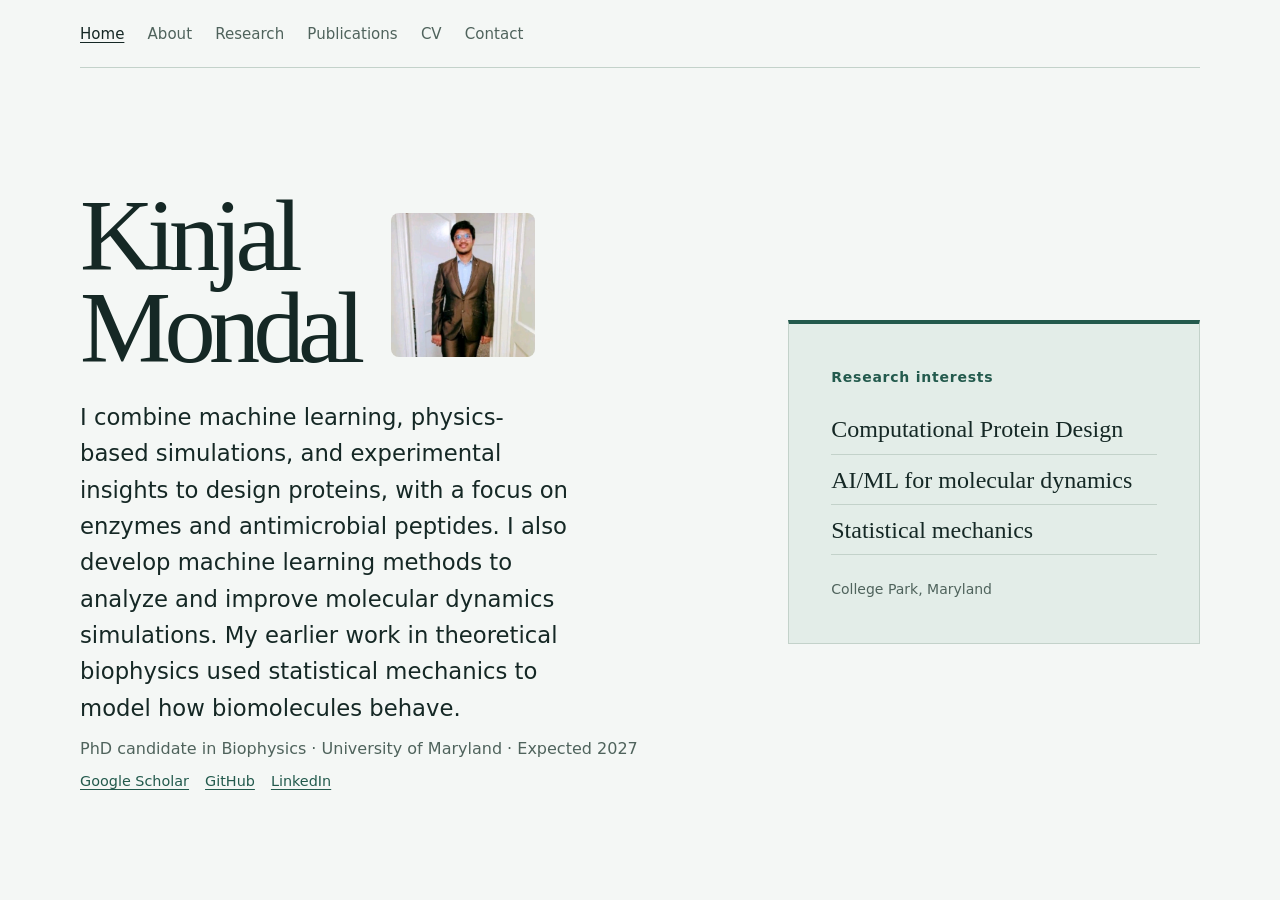
<file: index.html>
<!doctype html>
<html lang="en">
<head>
<meta charset="utf-8">
<meta name="viewport" content="width=device-width, initial-scale=1">
<meta name="description" content="Kinjal Mondal, machine learning scientist and computational biophysicist at the University of Maryland. Research, selected publications, and contact.">
<title>Kinjal Mondal</title>
<link rel="stylesheet" href="/style.css">
</head>
<body>
<a class="skip" href="#main">Skip to content</a>
<header class="wrap top">
<nav aria-label="Main navigation"><a href="/" aria-current="page">Home</a><a href="/about/">About</a><a href="/research/">Research</a><a href="/publications/">Publications</a><a href="/cv/">CV</a><a href="/contact/">Contact</a></nav>
</header>
<main id="main" class="wrap"><script>
const sectionPages = {"#about": "/about/", "#research": "/research/", "#publications": "/publications/", "#background": "/cv/", "#contact": "/contact/", "#ml-for-md": "/research/#ml-for-md"};
if (Object.hasOwn(sectionPages, location.hash)) location.replace(sectionPages[location.hash]);
</script>

<section class="hero" aria-labelledby="name">
<div>
<div class="hero-name"><h1 id="name">Kinjal<br>Mondal</h1>
<img class="profile-photo" src="/kinjal-mondal-profile.png" alt="Portrait of Kinjal Mondal" width="800" height="800"></div>
<p class="intro">I combine machine learning, physics-based simulations, and experimental insights to design proteins, with a focus on enzymes and antimicrobial peptides. I also develop machine learning methods to analyze and improve molecular dynamics simulations. My earlier work in theoretical biophysics used statistical mechanics to model how biomolecules behave.</p>
<p class="affiliation">PhD candidate in Biophysics · University of Maryland · Expected 2027</p>
<p class="resource-links"><a href="https://scholar.google.com/citations?user=qwocvQoAAAAJ">Google Scholar</a><a href="https://github.com/mondalkinjal">GitHub</a><a href="https://www.linkedin.com/in/kinjal-mondal-6124bb287/">LinkedIn</a></p>
</div>
<aside class="research-card" aria-label="Research interests">
<p class="label">Research interests</p>
<ul><li>Computational Protein Design</li><li>AI/ML for molecular dynamics</li><li>Statistical mechanics</li></ul>
<p class="location">College Park, Maryland</p>
</aside>
</section>
</main>
</body>
</html>
</file>
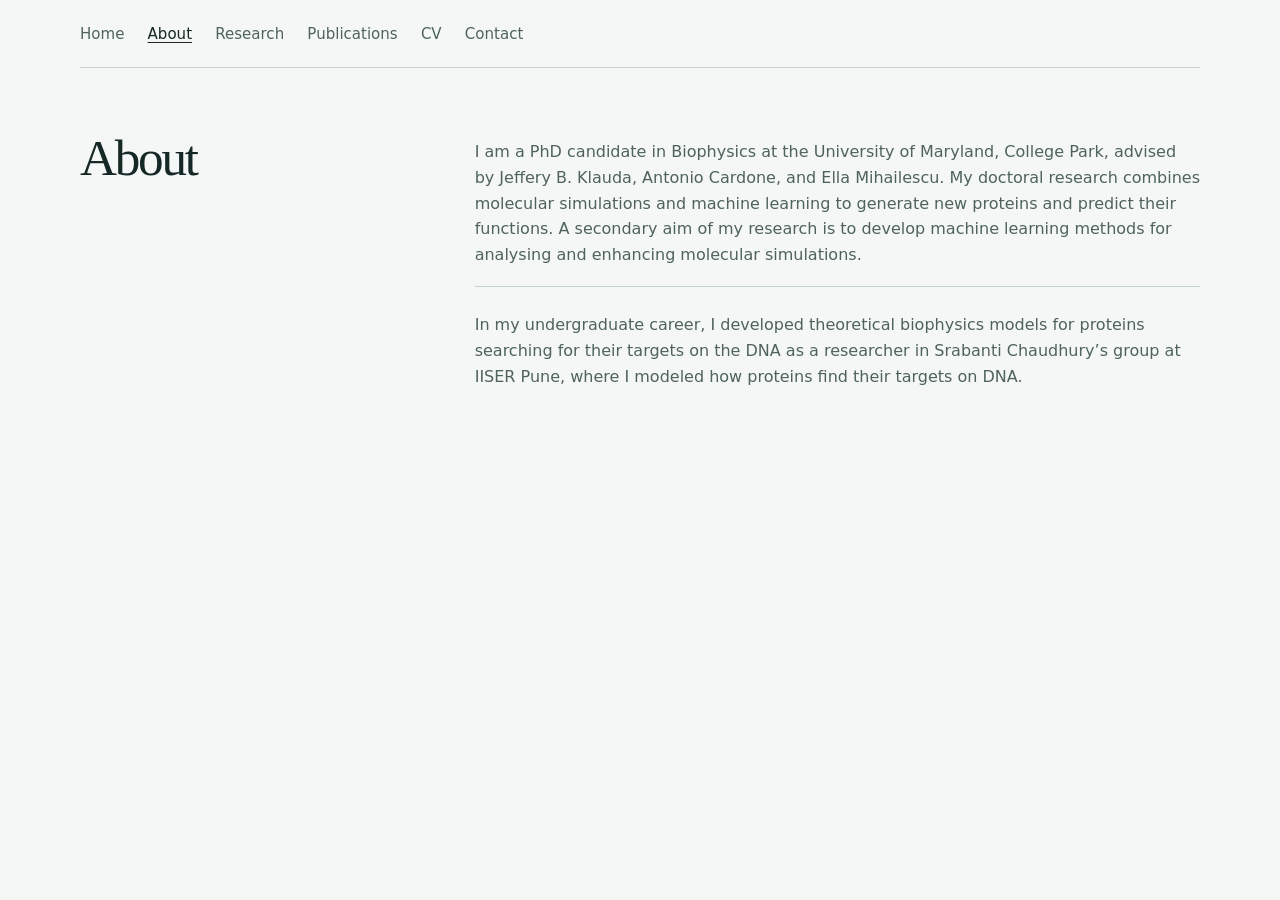
<file: about/index.html>
<!doctype html>
<html lang="en">
<head>
<meta charset="utf-8">
<meta name="viewport" content="width=device-width, initial-scale=1">
<meta name="description" content="Kinjal Mondal, computational biophysics researcher at the University of Maryland. Research, selected publications, and contact.">
<title>About | Kinjal Mondal</title>
<link rel="stylesheet" href="/style.css">
</head>
<body>
<a class="skip" href="#main">Skip to content</a>
<header class="wrap top">
<nav aria-label="Main navigation"><a href="/">Home</a><a href="/about/" aria-current="page">About</a><a href="/research/">Research</a><a href="/publications/">Publications</a><a href="/cv/">CV</a><a href="/contact/">Contact</a></nav>
</header>
<main id="main" class="wrap">
<section class="split" id="about">
<h1 class="page-title">About</h1>
<div class="focus">
<article><p>I am a PhD candidate in Biophysics at the University of Maryland, College Park, advised by Jeffery B. Klauda, Antonio Cardone, and Ella Mihailescu. My doctoral research combines molecular simulations and machine learning to generate new proteins and predict their functions. A secondary aim of my research is to develop machine learning methods for analysing and enhancing molecular simulations.</p></article>
<article><p>In my undergraduate career, I developed theoretical biophysics models for proteins searching for their targets on the DNA as a researcher in Srabanti Chaudhury’s group at IISER Pune, where I modeled how proteins find their targets on DNA.</p></article>
</div>
</section>
</main>
</body>
</html>
</file>
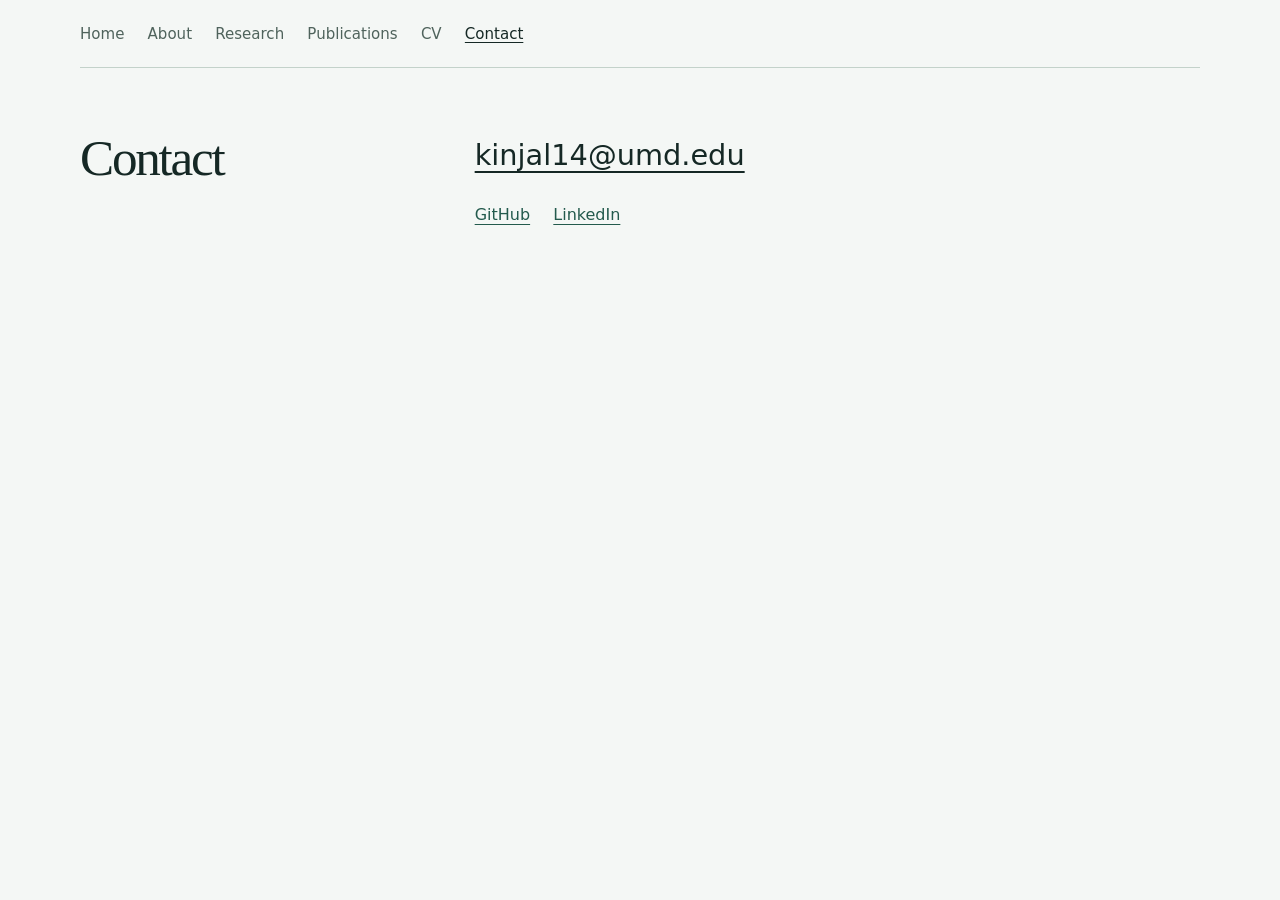
<file: contact/index.html>
<!doctype html>
<html lang="en">
<head>
<meta charset="utf-8">
<meta name="viewport" content="width=device-width, initial-scale=1">
<meta name="description" content="Kinjal Mondal, computational biophysics researcher at the University of Maryland. Research, selected publications, and contact.">
<title>Contact | Kinjal Mondal</title>
<link rel="stylesheet" href="/style.css">
</head>
<body>
<a class="skip" href="#main">Skip to content</a>
<header class="wrap top">
<nav aria-label="Main navigation"><a href="/">Home</a><a href="/about/">About</a><a href="/research/">Research</a><a href="/publications/">Publications</a><a href="/cv/">CV</a><a href="/contact/" aria-current="page">Contact</a></nav>
</header>
<main id="main" class="wrap">
<section class="split" id="contact">
<h1 class="page-title">Contact</h1>
<div><a class="email" href="mailto:kinjal14@umd.edu">kinjal14@umd.edu</a><div class="actions"><a class="inline" href="https://github.com/mondalkinjal">GitHub</a><a class="inline" href="https://www.linkedin.com/in/kinjal-mondal-6124bb287/">LinkedIn</a></div></div>
</section>
</main>
</body>
</html>
</file>
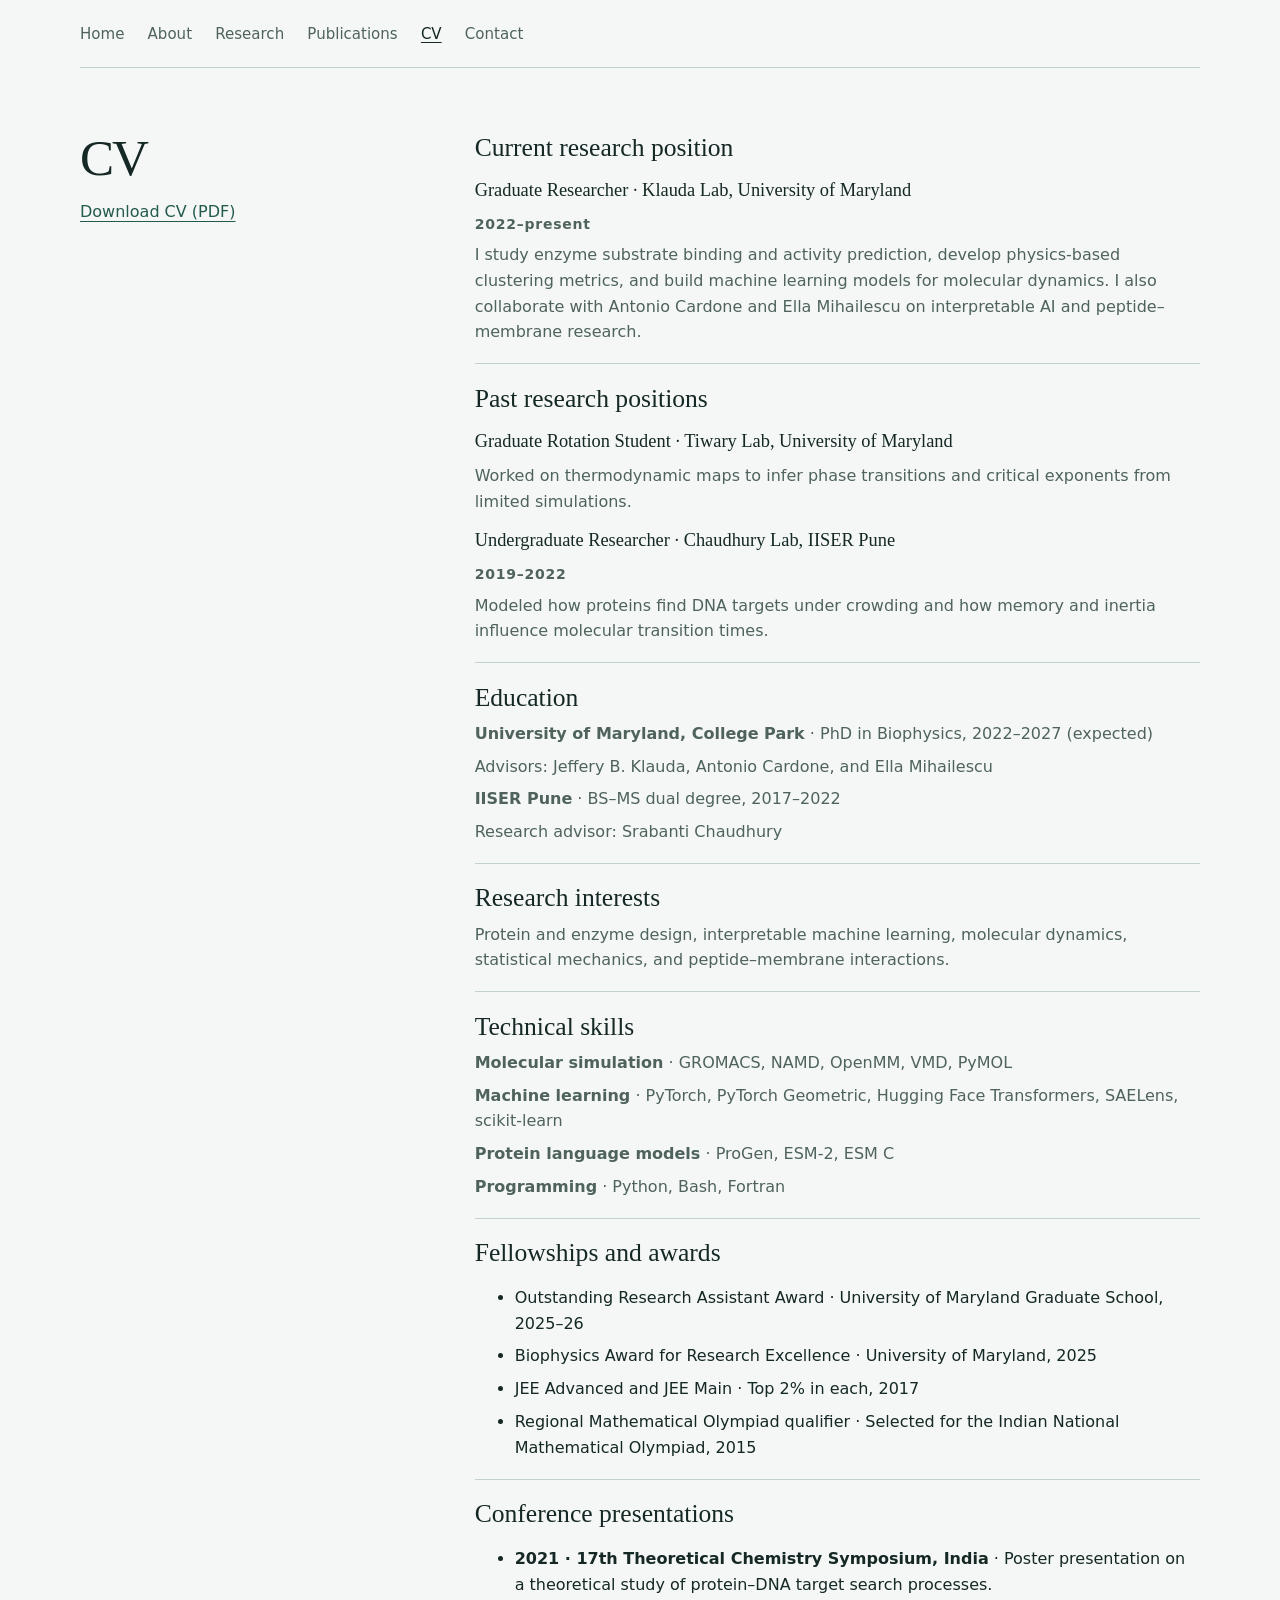
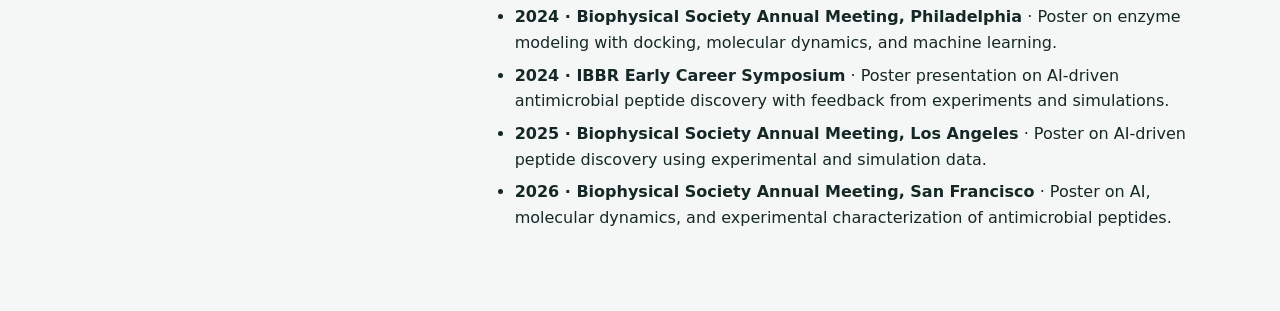
<file: cv/index.html>
<!doctype html>
<html lang="en">
<head>
<meta charset="utf-8">
<meta name="viewport" content="width=device-width, initial-scale=1">
<meta name="description" content="Kinjal Mondal, computational biophysics researcher at the University of Maryland. Research, selected publications, and contact.">
<title>CV | Kinjal Mondal</title>
<link rel="stylesheet" href="/style.css">
</head>
<body>
<a class="skip" href="#main">Skip to content</a>
<header class="wrap top">
<nav aria-label="Main navigation"><a href="/">Home</a><a href="/about/">About</a><a href="/research/">Research</a><a href="/publications/">Publications</a><a href="/cv/" aria-current="page">CV</a><a href="/contact/">Contact</a></nav>
</header>
<main id="main" class="wrap">
<section class="split" id="background">
<div><h1 class="page-title">CV</h1><a class="inline" href="/Kinjal_CV.pdf" download>Download CV (PDF)</a></div>
<div class="focus">
<article><h3>Current research position</h3>
<h4>Graduate Researcher · Klauda Lab, University of Maryland</h4><p class="label">2022–present</p>
<p>I study enzyme substrate binding and activity prediction, develop physics-based clustering metrics, and build machine learning models for molecular dynamics. I also collaborate with Antonio Cardone and Ella Mihailescu on interpretable AI and peptide–membrane research.</p>
</article>
<article><h3>Past research positions</h3>
<h4>Graduate Rotation Student · Tiwary Lab, University of Maryland</h4><p>Worked on thermodynamic maps to infer phase transitions and critical exponents from limited simulations.</p>
<h4>Undergraduate Researcher · Chaudhury Lab, IISER Pune</h4><p class="label">2019–2022</p><p>Modeled how proteins find DNA targets under crowding and how memory and inertia influence molecular transition times.</p>
</article>
<article><h3>Education</h3><p><strong>University of Maryland, College Park</strong> · PhD in Biophysics, 2022–2027 (expected)</p><p>Advisors: Jeffery B. Klauda, Antonio Cardone, and Ella Mihailescu</p><p><strong>IISER Pune</strong> · BS–MS dual degree, 2017–2022</p><p>Research advisor: Srabanti Chaudhury</p></article>
<article><h3>Research interests</h3><p>Protein and enzyme design, interpretable machine learning, molecular dynamics, statistical mechanics, and peptide–membrane interactions.</p></article>
<article><h3>Technical skills</h3><p><strong>Molecular simulation</strong> · GROMACS, NAMD, OpenMM, VMD, PyMOL</p><p><strong>Machine learning</strong> · PyTorch, PyTorch Geometric, Hugging Face Transformers, SAELens, scikit-learn</p><p><strong>Protein language models</strong> · ProGen, ESM-2, ESM C</p><p><strong>Programming</strong> · Python, Bash, Fortran</p></article>
<article><h3>Fellowships and awards</h3><ul><li>Outstanding Research Assistant Award · University of Maryland Graduate School, 2025–26</li><li>Biophysics Award for Research Excellence · University of Maryland, 2025</li><li>JEE Advanced and JEE Main · Top 2% in each, 2017</li><li>Regional Mathematical Olympiad qualifier · Selected for the Indian National Mathematical Olympiad, 2015</li></ul></article>
<article><h3>Conference presentations</h3><ul>
<li><strong>2021 · 17th Theoretical Chemistry Symposium, India</strong> · Poster presentation on a theoretical study of protein–DNA target search processes.</li>
<li><strong>2024 · Biophysical Society Annual Meeting, Philadelphia</strong> · Poster on enzyme modeling with docking, molecular dynamics, and machine learning.</li>
<li><strong>2024 · IBBR Early Career Symposium</strong> · Poster presentation on AI-driven antimicrobial peptide discovery with feedback from experiments and simulations.</li>
<li><strong>2025 · Biophysical Society Annual Meeting, Los Angeles</strong> · Poster on AI-driven peptide discovery using experimental and simulation data.</li>
<li><strong>2026 · Biophysical Society Annual Meeting, San Francisco</strong> · Poster on AI, molecular dynamics, and experimental characterization of antimicrobial peptides.</li>
</ul></article>
</div>
</section>
</main>
</body>
</html>
</file>
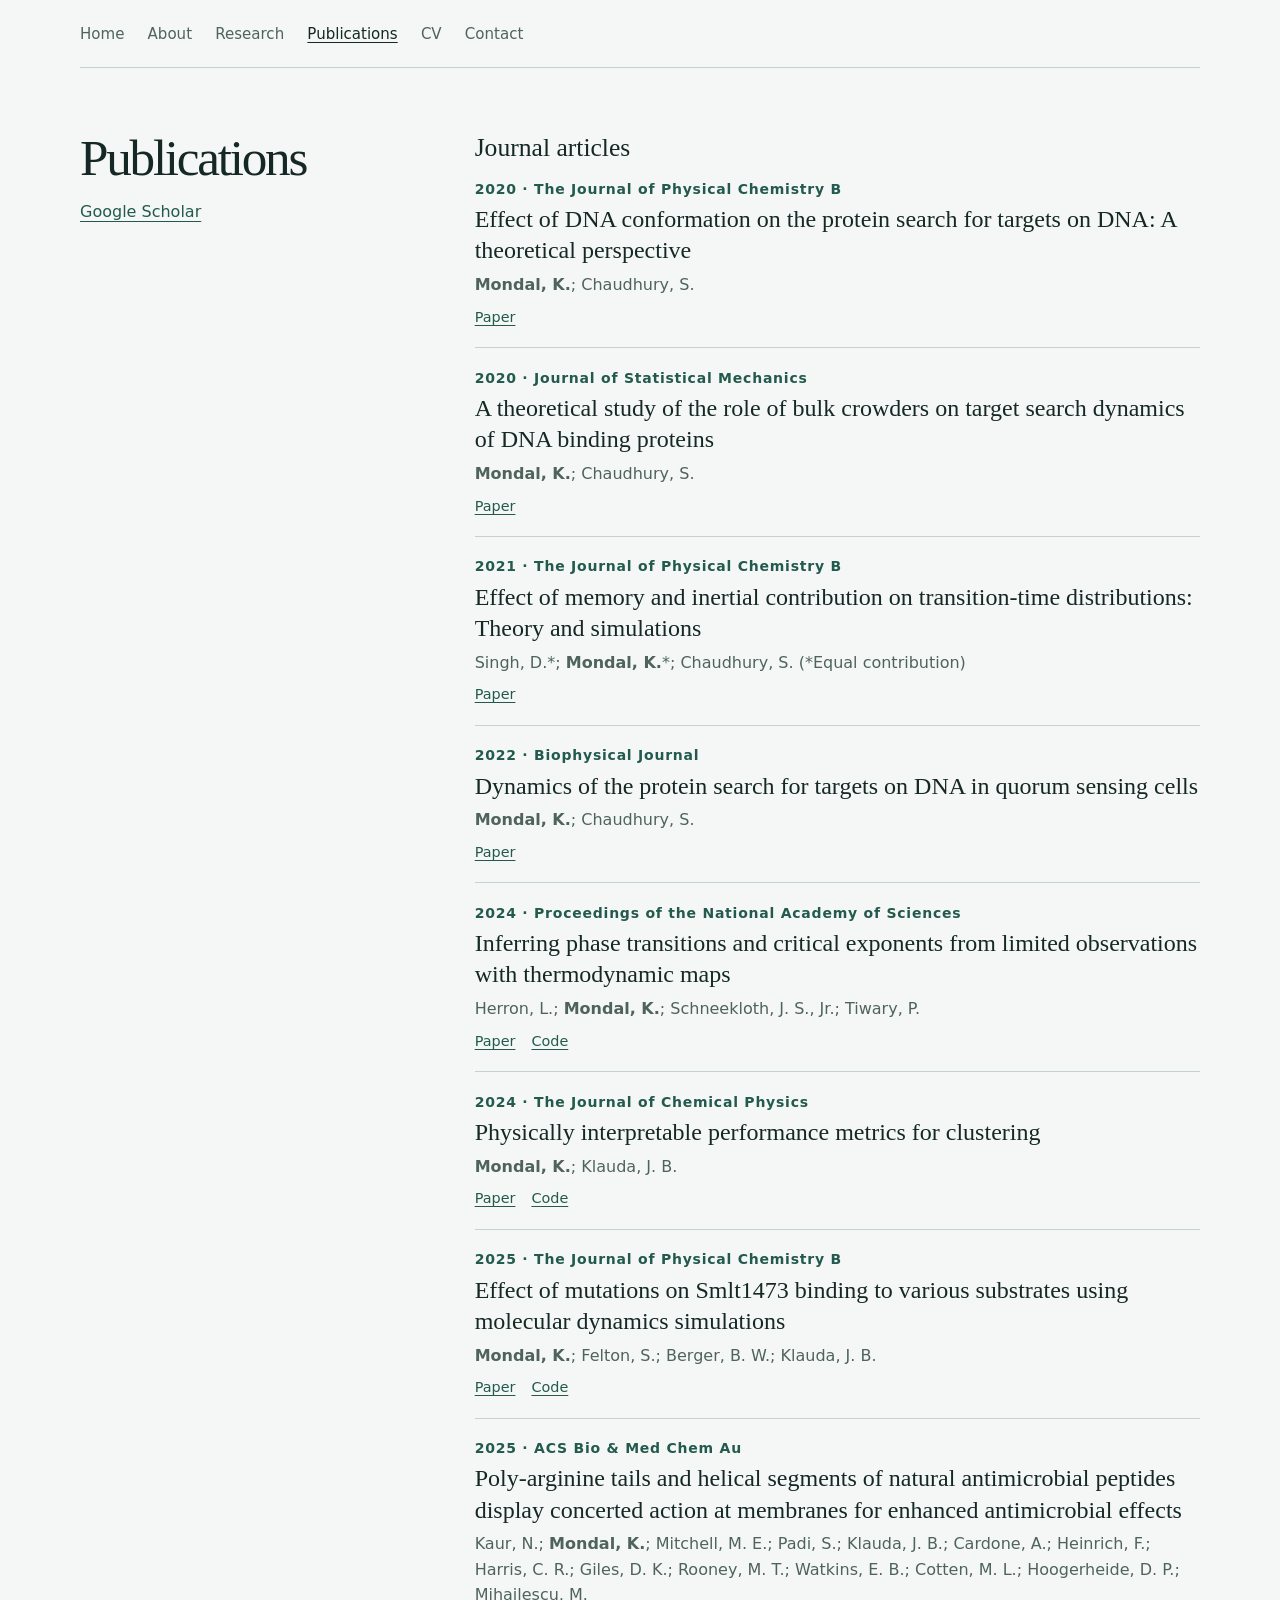
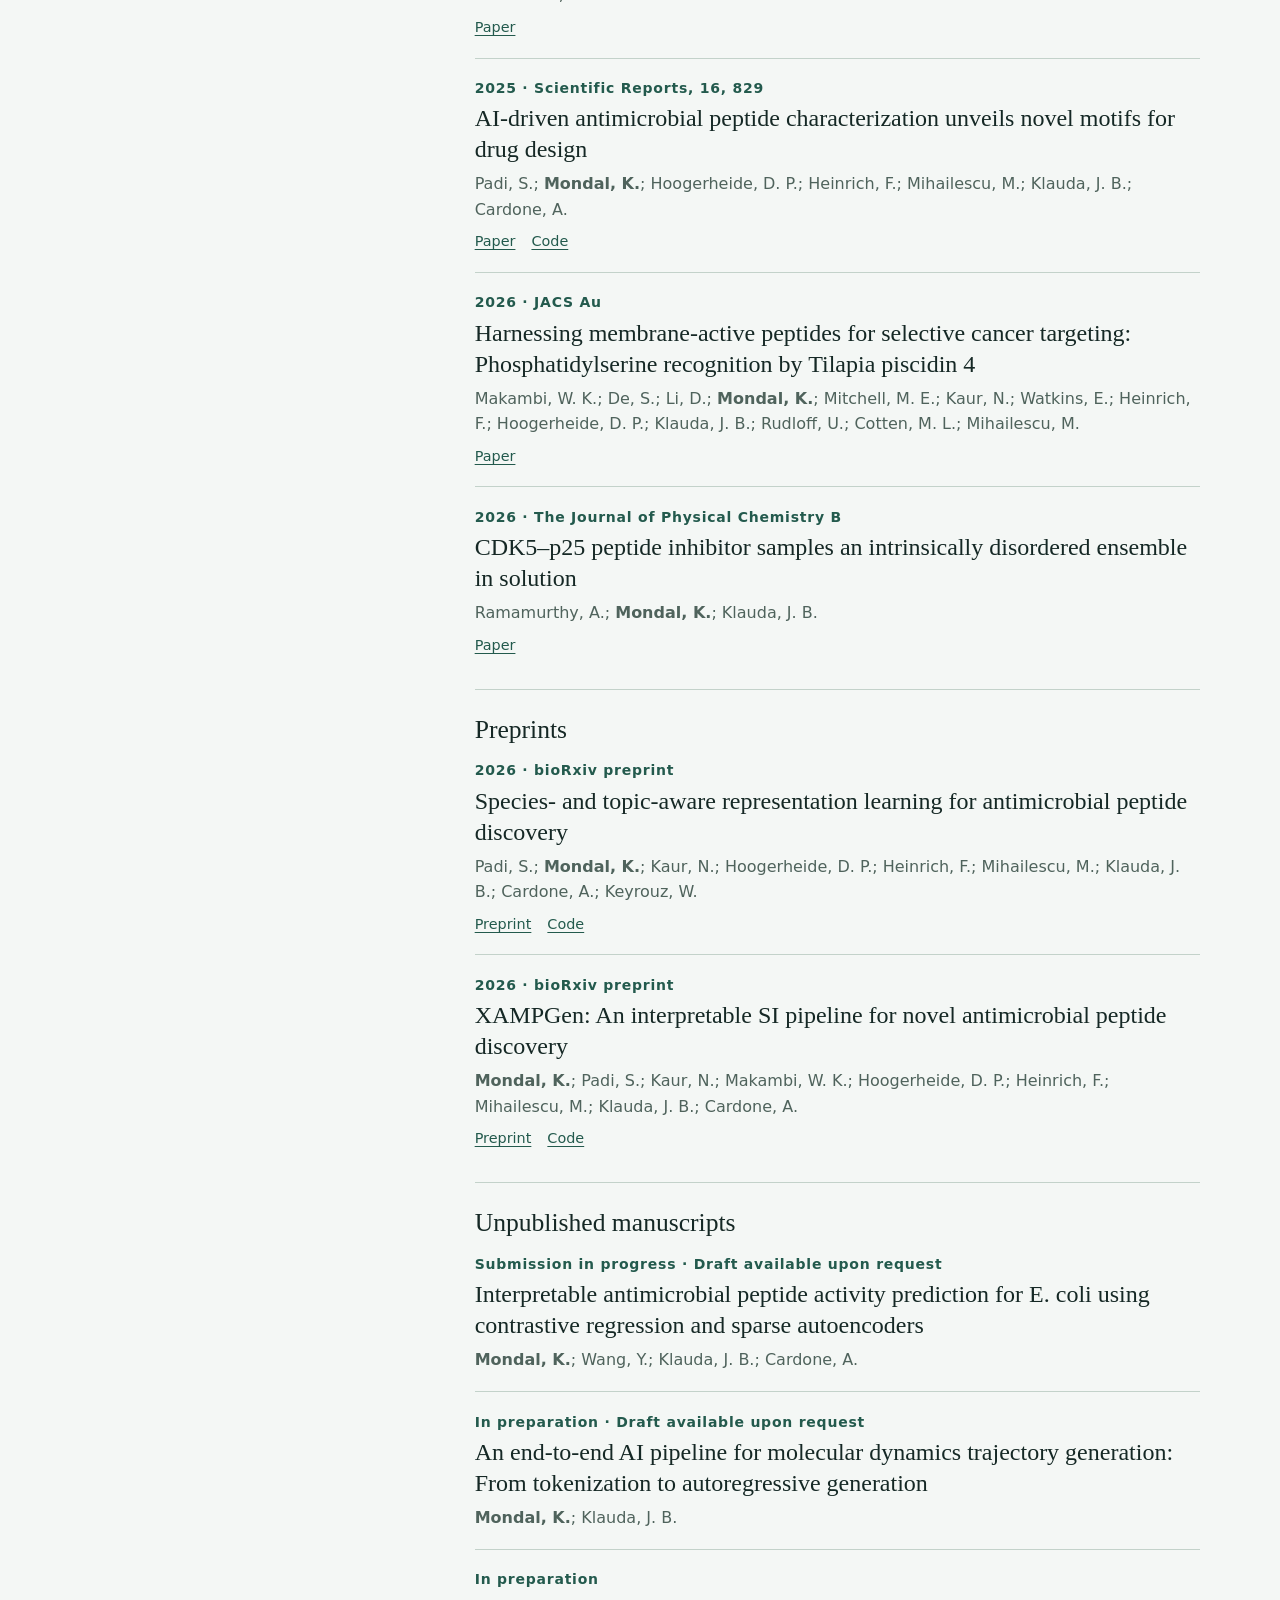
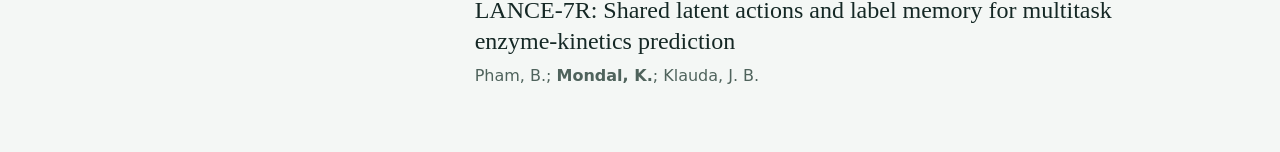
<file: publications/index.html>
<!doctype html>
<html lang="en">
<head>
<meta charset="utf-8">
<meta name="viewport" content="width=device-width, initial-scale=1">
<meta name="description" content="Kinjal Mondal, computational biophysics researcher at the University of Maryland. Research, selected publications, and contact.">
<title>Publications | Kinjal Mondal</title>
<link rel="stylesheet" href="/style.css">
</head>
<body>
<a class="skip" href="#main">Skip to content</a>
<header class="wrap top">
<nav aria-label="Main navigation"><a href="/">Home</a><a href="/about/">About</a><a href="/research/">Research</a><a href="/publications/" aria-current="page">Publications</a><a href="/cv/">CV</a><a href="/contact/">Contact</a></nav>
</header>
<main id="main" class="wrap">
<section class="split" id="publications">
<div><h1 class="page-title">Publications</h1><a class="inline" href="https://scholar.google.com/citations?user=qwocvQoAAAAJ">Google Scholar</a></div>
<div class="paper-list">
<section class="papers"><h3 class="paper-group">Journal articles</h3>
<article><p class="label">2020 · The Journal of Physical Chemistry B</p><h4>Effect of DNA conformation on the protein search for targets on DNA: A theoretical perspective</h4><p class="publication-authors"><strong>Mondal, K.</strong>; Chaudhury, S.</p><p class="resource-links"><a href="https://doi.org/10.1021/acs.jpcb.0c01996">Paper</a></p></article>
<article><p class="label">2020 · Journal of Statistical Mechanics</p><h4>A theoretical study of the role of bulk crowders on target search dynamics of DNA binding proteins</h4><p class="publication-authors"><strong>Mondal, K.</strong>; Chaudhury, S.</p><p class="resource-links"><a href="https://doi.org/10.1088/1742-5468/abb019">Paper</a></p></article>
<article><p class="label">2021 · The Journal of Physical Chemistry B</p><h4>Effect of memory and inertial contribution on transition-time distributions: Theory and simulations</h4><p class="publication-authors">Singh, D.*; <strong>Mondal, K.</strong>*; Chaudhury, S. <span>(*Equal contribution)</span></p><p class="resource-links"><a href="https://doi.org/10.1021/acs.jpcb.1c00173">Paper</a></p></article>
<article><p class="label">2022 · Biophysical Journal</p><h4>Dynamics of the protein search for targets on DNA in quorum sensing cells</h4><p class="publication-authors"><strong>Mondal, K.</strong>; Chaudhury, S.</p><p class="resource-links"><a href="https://doi.org/10.1016/j.bpj.2022.05.017">Paper</a></p></article>
<article><p class="label">2024 · Proceedings of the National Academy of Sciences</p><h4>Inferring phase transitions and critical exponents from limited observations with thermodynamic maps</h4><p class="publication-authors">Herron, L.; <strong>Mondal, K.</strong>; Schneekloth, J. S., Jr.; Tiwary, P.</p><p class="resource-links"><a href="https://doi.org/10.1073/pnas.2321971121">Paper</a><a href="https://github.com/lherron2/thermomaps-ising">Code</a></p></article>
<article><p class="label">2024 · The Journal of Chemical Physics</p><h4>Physically interpretable performance metrics for clustering</h4><p class="publication-authors"><strong>Mondal, K.</strong>; Klauda, J. B.</p><p class="resource-links"><a href="https://pubmed.ncbi.nlm.nih.gov/39723706/">Paper</a><a href="https://github.com/mondalkinjal/Clustering-Metrics">Code</a></p></article>
<article><p class="label">2025 · The Journal of Physical Chemistry B</p><h4>Effect of mutations on Smlt1473 binding to various substrates using molecular dynamics simulations</h4><p class="publication-authors"><strong>Mondal, K.</strong>; Felton, S.; Berger, B. W.; Klauda, J. B.</p><p class="resource-links"><a href="https://pubs.acs.org/jpcbfk/article/129/16/3948/3650020/Effect-of-Mutations-on-Smlt1473-Binding-to-Various">Paper</a><a href="https://github.com/mondalkinjal/Smlt1473-Mutation-study">Code</a></p></article>
<article><p class="label">2025 · ACS Bio &amp; Med Chem Au</p><h4>Poly-arginine tails and helical segments of natural antimicrobial peptides display concerted action at membranes for enhanced antimicrobial effects</h4><p class="publication-authors">Kaur, N.; <strong>Mondal, K.</strong>; Mitchell, M. E.; Padi, S.; Klauda, J. B.; Cardone, A.; Heinrich, F.; Harris, C. R.; Giles, D. K.; Rooney, M. T.; Watkins, E. B.; Cotten, M. L.; Hoogerheide, D. P.; Mihailescu, M.</p><p class="resource-links"><a href="https://doi.org/10.1021/acsbiomedchemau.5c00084">Paper</a></p></article>
<article><p class="label">2025 · Scientific Reports, 16, 829</p><h4>AI-driven antimicrobial peptide characterization unveils novel motifs for drug design</h4><p class="publication-authors">Padi, S.; <strong>Mondal, K.</strong>; Hoogerheide, D. P.; Heinrich, F.; Mihailescu, M.; Klauda, J. B.; Cardone, A.</p><p class="resource-links"><a href="https://doi.org/10.1038/s41598-025-30419-1">Paper</a><a href="https://gitlab.com/padi.sarala-group/Topic_Model_Motif_Discovery">Code</a></p></article>
<article><p class="label">2026 · JACS Au</p><h4>Harnessing membrane-active peptides for selective cancer targeting: Phosphatidylserine recognition by Tilapia piscidin 4</h4><p class="publication-authors">Makambi, W. K.; De, S.; Li, D.; <strong>Mondal, K.</strong>; Mitchell, M. E.; Kaur, N.; Watkins, E.; Heinrich, F.; Hoogerheide, D. P.; Klauda, J. B.; Rudloff, U.; Cotten, M. L.; Mihailescu, M.</p><p class="resource-links"><a href="https://doi.org/10.1021/jacsau.5c01524">Paper</a></p></article>
<article><p class="label">2026 · The Journal of Physical Chemistry B</p><h4>CDK5–p25 peptide inhibitor samples an intrinsically disordered ensemble in solution</h4><p class="publication-authors">Ramamurthy, A.; <strong>Mondal, K.</strong>; Klauda, J. B.</p><p class="resource-links"><a href="https://doi.org/10.1021/acs.jpcb.6c01887">Paper</a></p></article>
</section>
<section class="papers"><h3 class="paper-group">Preprints</h3>
<article><p class="label">2026 · bioRxiv preprint</p><h4>Species- and topic-aware representation learning for antimicrobial peptide discovery</h4><p class="publication-authors">Padi, S.; <strong>Mondal, K.</strong>; Kaur, N.; Hoogerheide, D. P.; Heinrich, F.; Mihailescu, M.; Klauda, J. B.; Cardone, A.; Keyrouz, W.</p><p class="resource-links"><a href="https://doi.org/10.64898/2026.05.28.728246">Preprint</a><a href="https://gitlab.com/anonymous-iclr/stamp">Code</a></p></article>
<article><p class="label">2026 · bioRxiv preprint</p><h4>XAMPGen: An interpretable SI pipeline for novel antimicrobial peptide discovery</h4><p class="publication-authors"><strong>Mondal, K.</strong>; Padi, S.; Kaur, N.; Makambi, W. K.; Hoogerheide, D. P.; Heinrich, F.; Mihailescu, M.; Klauda, J. B.; Cardone, A.</p><p class="resource-links"><a href="https://doi.org/10.64898/2026.11.03.764041">Preprint</a><a href="https://github.com/mondalkinjal/XAMPGen">Code</a></p></article>
</section>
<section class="papers"><h3 class="paper-group">Unpublished manuscripts</h3>
<article><p class="label">Submission in progress · Draft available upon request</p><h4>Interpretable antimicrobial peptide activity prediction for E. coli using contrastive regression and sparse autoencoders</h4><p class="publication-authors"><strong>Mondal, K.</strong>; Wang, Y.; Klauda, J. B.; Cardone, A.</p></article>
<article><p class="label">In preparation · Draft available upon request</p><h4>An end-to-end AI pipeline for molecular dynamics trajectory generation: From tokenization to autoregressive generation</h4><p class="publication-authors"><strong>Mondal, K.</strong>; Klauda, J. B.</p></article>
<article><p class="label">In preparation</p><h4>LANCE-7R: Shared latent actions and label memory for multitask enzyme-kinetics prediction</h4><p class="publication-authors">Pham, B.; <strong>Mondal, K.</strong>; Klauda, J. B.</p></article>
</section>
</div>
</section>
</main>
</body>
</html>
</file>
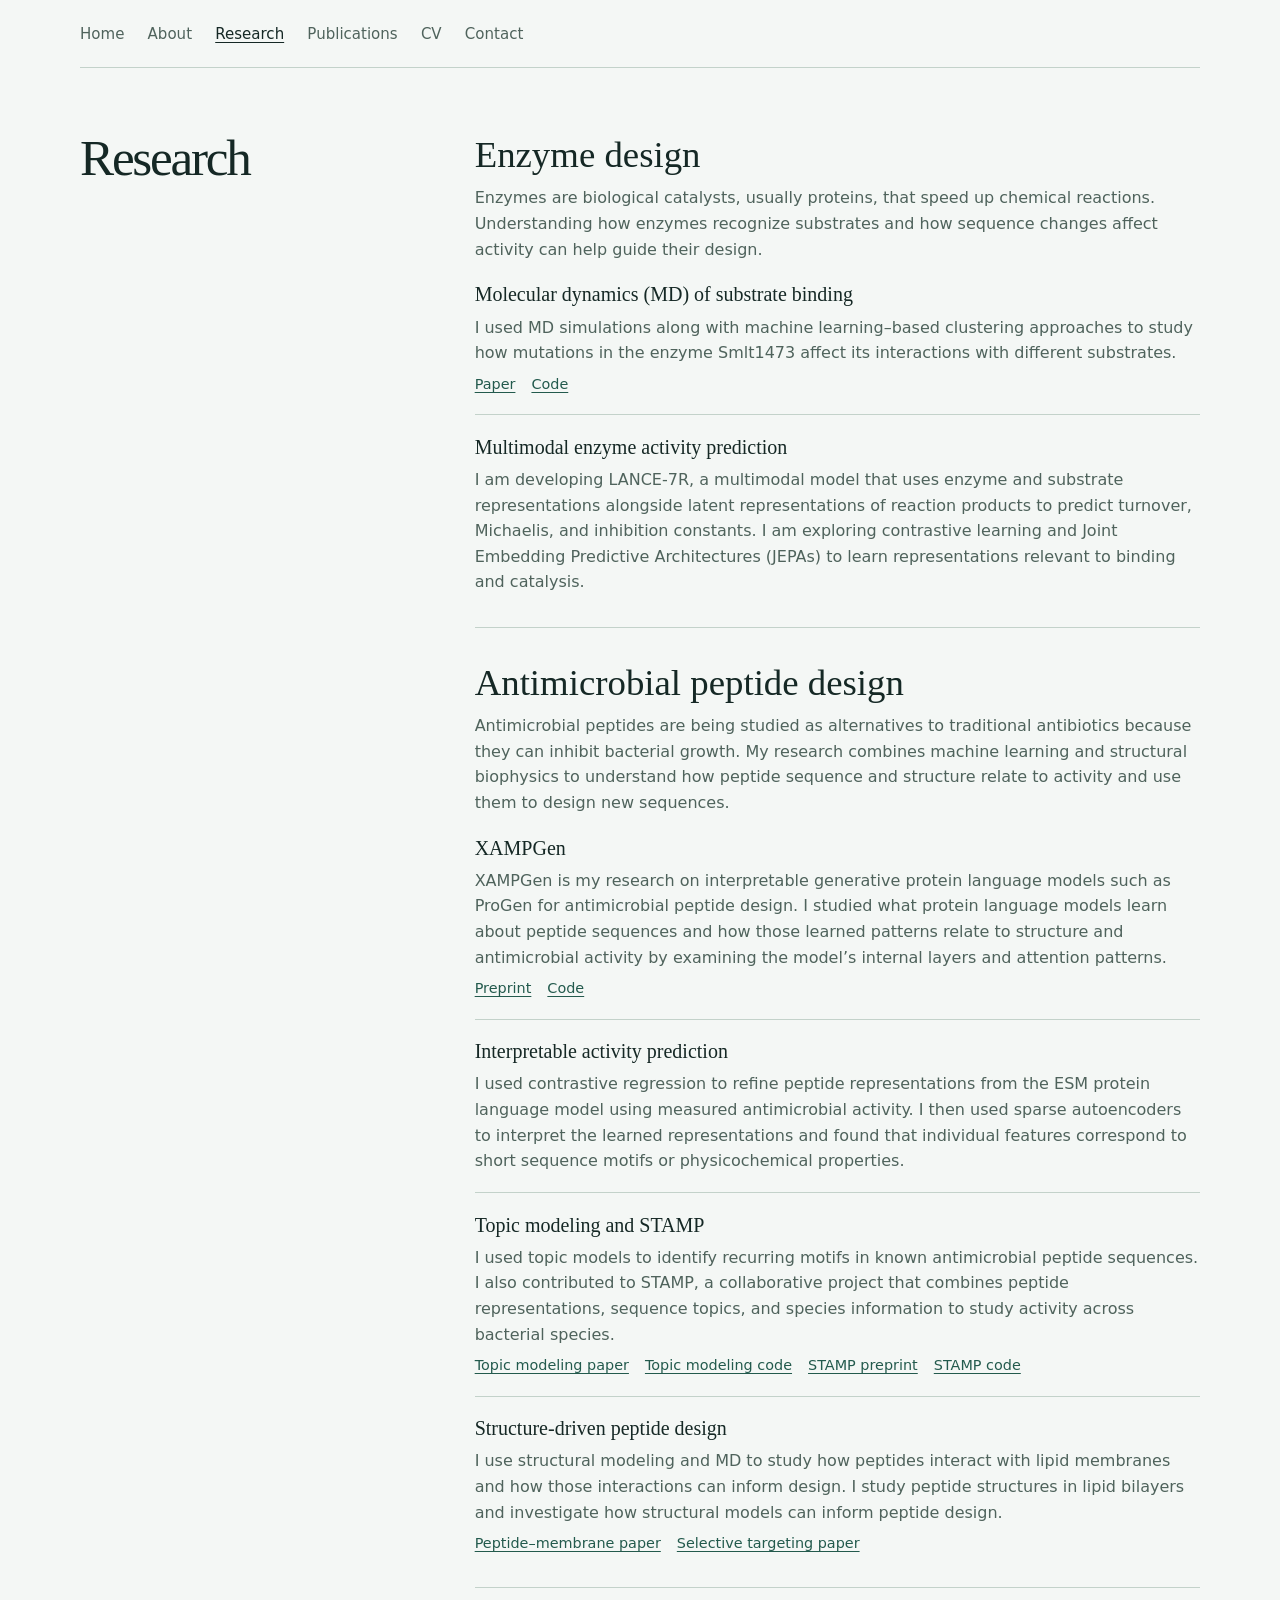
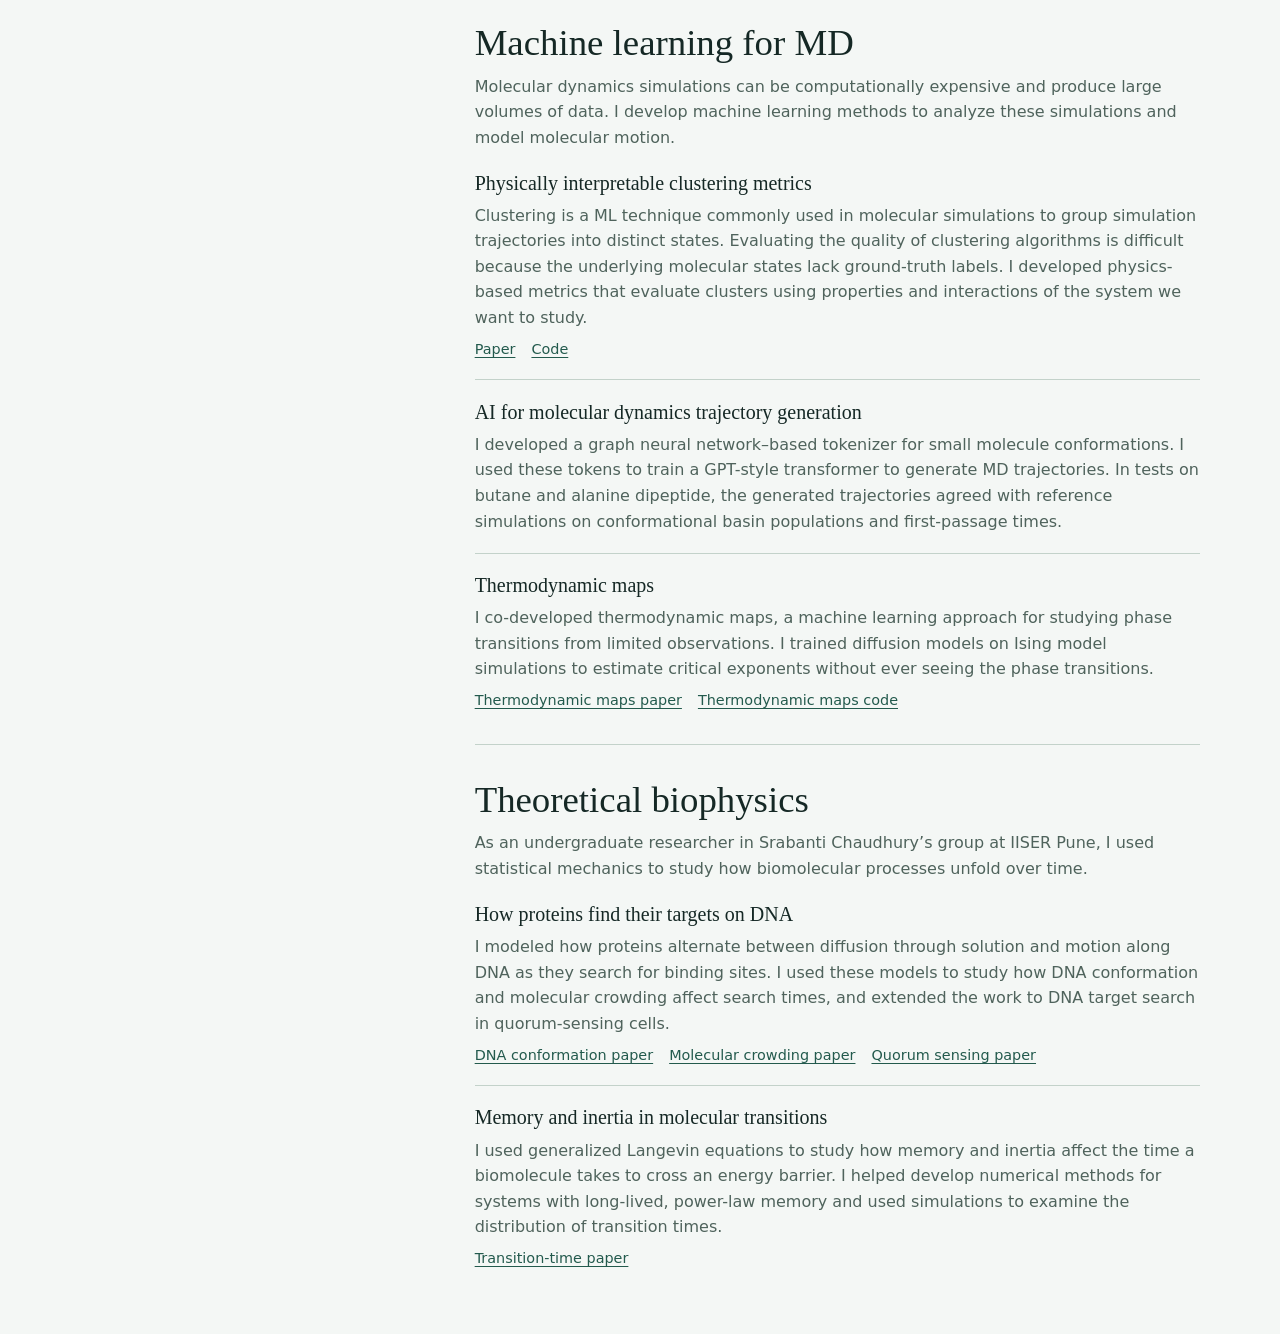
<file: research/index.html>
<!doctype html>
<html lang="en">
<head>
<meta charset="utf-8">
<meta name="viewport" content="width=device-width, initial-scale=1">
<meta name="description" content="Kinjal Mondal, computational biophysics researcher at the University of Maryland. Research, selected publications, and contact.">
<title>Research | Kinjal Mondal</title>
<link rel="stylesheet" href="/style.css">
</head>
<body>
<a class="skip" href="#main">Skip to content</a>
<header class="wrap top">
<nav aria-label="Main navigation"><a href="/">Home</a><a href="/about/">About</a><a href="/research/" aria-current="page">Research</a><a href="/publications/">Publications</a><a href="/cv/">CV</a><a href="/contact/">Contact</a></nav>
</header>
<main id="main" class="wrap">
<section class="split" id="research">
<h1 class="page-title">Research</h1>
<div class="research-streams">
<section class="focus" aria-labelledby="enzyme-design">
<h3 id="enzyme-design">Enzyme design</h3>
<p>Enzymes are biological catalysts, usually proteins, that speed up chemical reactions. Understanding how enzymes recognize substrates and how sequence changes affect activity can help guide their design.</p>
<article><h4>Molecular dynamics (MD) of substrate binding</h4><p>I used MD simulations along with machine learning–based clustering approaches to study how mutations in the enzyme Smlt1473 affect its interactions with different substrates.</p><p class="resource-links"><a href="https://pubs.acs.org/jpcbfk/article/129/16/3948/3650020/Effect-of-Mutations-on-Smlt1473-Binding-to-Various">Paper</a><a href="https://github.com/mondalkinjal/Smlt1473-Mutation-study">Code</a></p></article>
<article><h4>Multimodal enzyme activity prediction</h4><p>I am developing LANCE-7R, a multimodal model that uses enzyme and substrate representations alongside latent representations of reaction products to predict turnover, Michaelis, and inhibition constants. I am exploring contrastive learning and Joint Embedding Predictive Architectures (JEPAs) to learn representations relevant to binding and catalysis.</p></article>
</section>
<section class="focus" aria-labelledby="amp-design">
<h3 id="amp-design">Antimicrobial peptide design</h3>
<p>Antimicrobial peptides are being studied as alternatives to traditional antibiotics because they can inhibit bacterial growth. My research combines machine learning and structural biophysics to understand how peptide sequence and structure relate to activity and use them to design new sequences.</p>
<article><h4>XAMPGen</h4><p>XAMPGen is my research on interpretable generative protein language models such as ProGen for antimicrobial peptide design. I studied what protein language models learn about peptide sequences and how those learned patterns relate to structure and antimicrobial activity by examining the model’s internal layers and attention patterns.</p><p class="resource-links"><a href="https://doi.org/10.64898/2026.11.03.764041">Preprint</a><a href="https://github.com/mondalkinjal/XAMPGen">Code</a></p></article>
<article><h4>Interpretable activity prediction</h4><p>I used contrastive regression to refine peptide representations from the ESM protein language model using measured antimicrobial activity. I then used sparse autoencoders to interpret the learned representations and found that individual features correspond to short sequence motifs or physicochemical properties.</p></article>
<article><h4>Topic modeling and STAMP</h4><p>I used topic models to identify recurring motifs in known antimicrobial peptide sequences. I also contributed to STAMP, a collaborative project that combines peptide representations, sequence topics, and species information to study activity across bacterial species.</p><p class="resource-links"><a href="https://doi.org/10.1038/s41598-025-30419-1">Topic modeling paper</a><a href="https://gitlab.com/padi.sarala-group/Topic_Model_Motif_Discovery">Topic modeling code</a><a href="https://doi.org/10.64898/2026.05.28.728246">STAMP preprint</a><a href="https://gitlab.com/anonymous-iclr/stamp">STAMP code</a></p></article>
<article><h4>Structure-driven peptide design</h4><p>I use structural modeling and MD to study how peptides interact with lipid membranes and how those interactions can inform design. I study peptide structures in lipid bilayers and investigate how structural models can inform peptide design.</p><p class="resource-links"><a href="https://doi.org/10.1021/acsbiomedchemau.5c00084">Peptide–membrane paper</a><a href="https://doi.org/10.1021/jacsau.5c01524">Selective targeting paper</a></p></article>
</section>
<section class="focus" aria-labelledby="ml-for-md">
<h3 id="ml-for-md">Machine learning for MD</h3>
<p> Molecular dynamics simulations can be computationally expensive and produce large volumes of data. I develop machine learning methods to analyze these simulations and model molecular motion.</p>
<article><h4>Physically interpretable clustering metrics</h4><p>Clustering is a ML technique commonly used in molecular simulations to group simulation trajectories into distinct states. Evaluating the quality of clustering algorithms is difficult because the underlying molecular states lack ground-truth labels. I developed physics-based metrics that evaluate clusters using properties and interactions of the system we want to study.</p><p class="resource-links"><a href="https://pubmed.ncbi.nlm.nih.gov/39723706/">Paper</a><a href="https://github.com/mondalkinjal/Clustering-Metrics">Code</a></p></article>
<article><h4>AI for molecular dynamics trajectory generation</h4><p>I developed a graph neural network–based tokenizer for small molecule conformations. I used these tokens to train a GPT-style transformer to generate MD trajectories. In tests on butane and alanine dipeptide, the generated trajectories agreed with reference simulations on conformational basin populations and first-passage times.</p></article>
<article><h4>Thermodynamic maps</h4><p>I co-developed thermodynamic maps, a machine learning approach for studying phase transitions from limited observations. I trained diffusion models on Ising model simulations to estimate critical exponents without ever seeing the phase transitions.</p><p class="resource-links"><a href="https://doi.org/10.1073/pnas.2321971121">Thermodynamic maps paper</a><a href="https://github.com/lherron2/thermomaps-ising">Thermodynamic maps code</a></p></article>
</section>
<section class="focus" aria-labelledby="theoretical-biophysics">
<h3 id="theoretical-biophysics">Theoretical biophysics</h3>
<p>As an undergraduate researcher in Srabanti Chaudhury’s group at IISER Pune, I used statistical mechanics to study how biomolecular processes unfold over time.</p>
<article><h4>How proteins find their targets on DNA</h4><p>I modeled how proteins alternate between diffusion through solution and motion along DNA as they search for binding sites. I used these models to study how DNA conformation and molecular crowding affect search times, and extended the work to DNA target search in quorum-sensing cells.</p><p class="resource-links"><a href="https://doi.org/10.1021/acs.jpcb.0c01996">DNA conformation paper</a><a href="https://doi.org/10.1088/1742-5468/abb019">Molecular crowding paper</a><a href="https://doi.org/10.1016/j.bpj.2022.05.017">Quorum sensing paper</a></p></article>
<article><h4>Memory and inertia in molecular transitions</h4><p>I used generalized Langevin equations to study how memory and inertia affect the time a biomolecule takes to cross an energy barrier. I helped develop numerical methods for systems with long-lived, power-law memory and used simulations to examine the distribution of transition times.</p><p class="resource-links"><a href="https://doi.org/10.1021/acs.jpcb.1c00173">Transition-time paper</a></p></article>
</section>
</div>
</section>
</main>
</body>
</html>
</file>
<file: style.css>
:root {
  color-scheme: light;
  --ink: #152825;
  --paper: #f4f7f5;
  --accent: #235a4d;
  --muted: #4f635c;
  --rule: #c3d2ca;
  font: 100%/1.6 system-ui, sans-serif;
}
* { box-sizing: border-box; }
body { margin: 0; color: var(--ink); background: var(--paper); }
.wrap { width: min(70rem, calc(100% - 3rem)); margin-inline: auto; }
a { color: inherit; text-underline-offset: .22em; }
a:hover { color: var(--accent); }
a:focus-visible { outline: 3px solid var(--accent); outline-offset: 5px; }
.skip { position: absolute; top: .75rem; left: .75rem; transform: translateY(-200%); background: white; padding: .5rem; }
.skip:focus { transform: none; }
.top { display: flex; align-items: center; justify-content: space-between; padding-block: 1.35rem; border-bottom: 1px solid var(--rule); gap: 1rem; }
.brand { font-weight: 720; }
.top a { text-decoration: none; }
nav, .actions { display: flex; flex-wrap: wrap; align-items: center; gap: .65rem 1.45rem; }
nav { color: var(--muted); font-size: .94rem; }
nav a:hover { text-decoration: underline; }
.hero { display: grid; grid-template-columns: 1.5fr 1fr; align-items: center; gap: clamp(2rem, 7vw, 7rem); padding-block: clamp(3rem, 8vw, 7rem); }
.label { color: var(--accent); font-size: .875rem; font-weight: 680; letter-spacing: .055em; }
h1, h2, h3, h4, p { margin: 0; }
h1, h2, h3, h4 { font-family: Georgia, serif; font-weight: 400; }
h1 { font-size: clamp(4rem, 9vw, 8rem); line-height: .9; letter-spacing: -.065em; margin-block: 1.2rem 1.55rem; }
.intro { font-size: clamp(1.18rem, 2vw, 1.42rem); max-width: 34ch; }
.affiliation { color: var(--muted); margin-top: .65rem; }
.actions { margin-top: 1.45rem; }
.button { display: inline-block; padding: .65rem 1rem; border: 1px solid var(--accent); background: var(--accent); color: white; text-decoration: none; border-radius: .25rem; font-weight: 650; }
.button:hover { background: var(--ink); color: white; }
.button.secondary { background: transparent; color: var(--accent); }
.button.secondary:hover { background: #dce9e1; }
.research-card { background: #e3ede8; border: 1px solid var(--rule); border-top: 4px solid var(--accent); padding: clamp(1.4rem, 3.5vw, 2.65rem); }
.hero-name { display: flex; flex-wrap: wrap; align-items: center; column-gap: clamp(1rem, 3vw, 2rem); row-gap: .75rem; }
.hero-name h1 { font-size: clamp(3.2rem, 8vw, 7rem); }
.profile-photo { display: block; width: clamp(4.5rem, 12vw, 9rem); height: auto; border-radius: .5rem; }
@media (max-width: 31rem) { .hero-name h1 { font-size: clamp(2.65rem, 12vw, 3.6rem); } }
.research-card ul { list-style: none; padding: 0; margin: 1rem 0 1.4rem; }
.research-card li { padding-block: .6rem; border-bottom: 1px solid var(--rule); font: 1.5rem/1.25 Georgia, serif; }
.location { color: var(--muted); font-size: .875rem; }
.split { display: grid; grid-template-columns: 1fr 2fr; gap: 2rem; border-top: 1px solid var(--rule); padding-block: clamp(2rem, 5vw, 4rem); }
h2 { font-size: clamp(2.15rem, 4vw, 3.65rem); line-height: 1.02; letter-spacing: -.044em; }
h3 { font-size: clamp(1.25rem, 2vw, 1.65rem); line-height: 1.25; }
.focus p { margin-top: .45rem; color: var(--muted); }
.focus article + article, .papers article + article { border-top: 1px solid var(--rule); margin-top: 1.15rem; padding-top: 1.15rem; }
.papers h4 { margin-top: .25rem; font-size: clamp(1.15rem, 2vw, 1.5rem); line-height: 1.3; }
.paper-group { margin-bottom: .85rem; }
.papers + .papers { margin-top: 2rem; border-top: 1px solid var(--rule); padding-top: 1.5rem; }
.papers a { text-decoration: none; }
.papers a:hover { text-decoration: underline; }
.inline { color: var(--accent); }
h2 + .inline { display: inline-block; margin-top: .9rem; }
.email { font-size: clamp(1.25rem, 4vw, 1.8rem); overflow-wrap: anywhere; }
.footer { border-top: 1px solid var(--rule); padding-block: 1.3rem; color: var(--muted); }
@media (max-width: 44rem) {
  .top { align-items: flex-start; flex-direction: column; }
  .hero, .split { grid-template-columns: 1fr; }
  .research-card { max-width: 24rem; }
  .split { gap: 1.35rem; }
  h2 br { display: none; }
}

.research-streams > section + section { border-top: 1px solid var(--rule); margin-top: 2rem; padding-top: 2rem; }
.research-streams h3 { font-size: clamp(1.65rem, 3vw, 2.3rem); }
.research-streams h4 { font-size: 1.25rem; line-height: 1.3; }
.research-streams article:first-of-type { margin-top: 1.2rem; }

.resource-links { display: flex; flex-wrap: wrap; gap: .35rem 1rem; margin-top: .5rem; font-size: .9rem; }
.resource-links a { color: var(--accent); text-decoration: underline; }

#background h4 { font-size: 1.15rem; margin-top: .75rem; }
#background li + li { margin-top: .45rem; }

nav a[aria-current="page"] { color: var(--ink); text-decoration: underline; }
.split > .page-title, .split > div > .page-title {
  font-size: clamp(2.15rem, 4vw, 3.65rem);
  line-height: 1.02;
  letter-spacing: -.044em;
  margin: 0;
}
.page-title + .inline { display: inline-block; margin-top: .9rem; }
.top + main > .split:first-child { border-top: 0; }

.publication-authors { margin-top: .35rem; color: var(--muted); }
</file>
